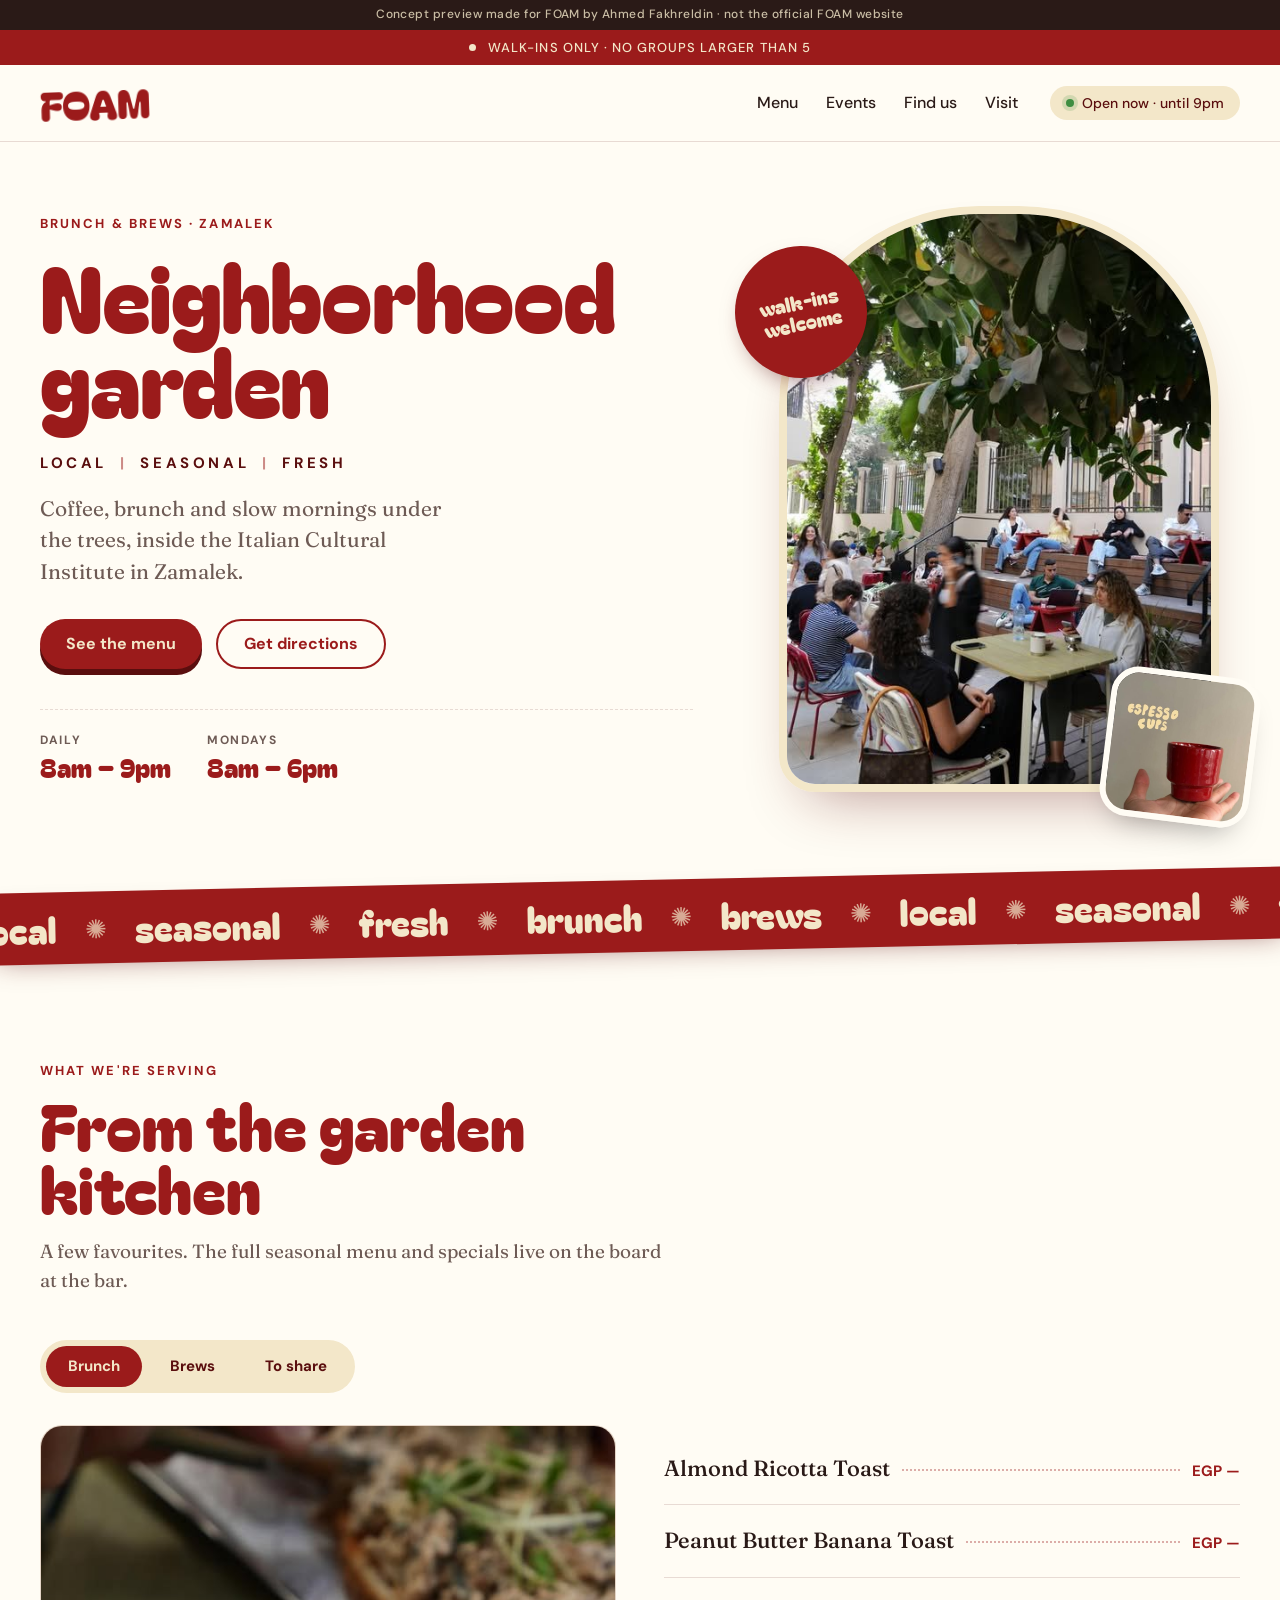
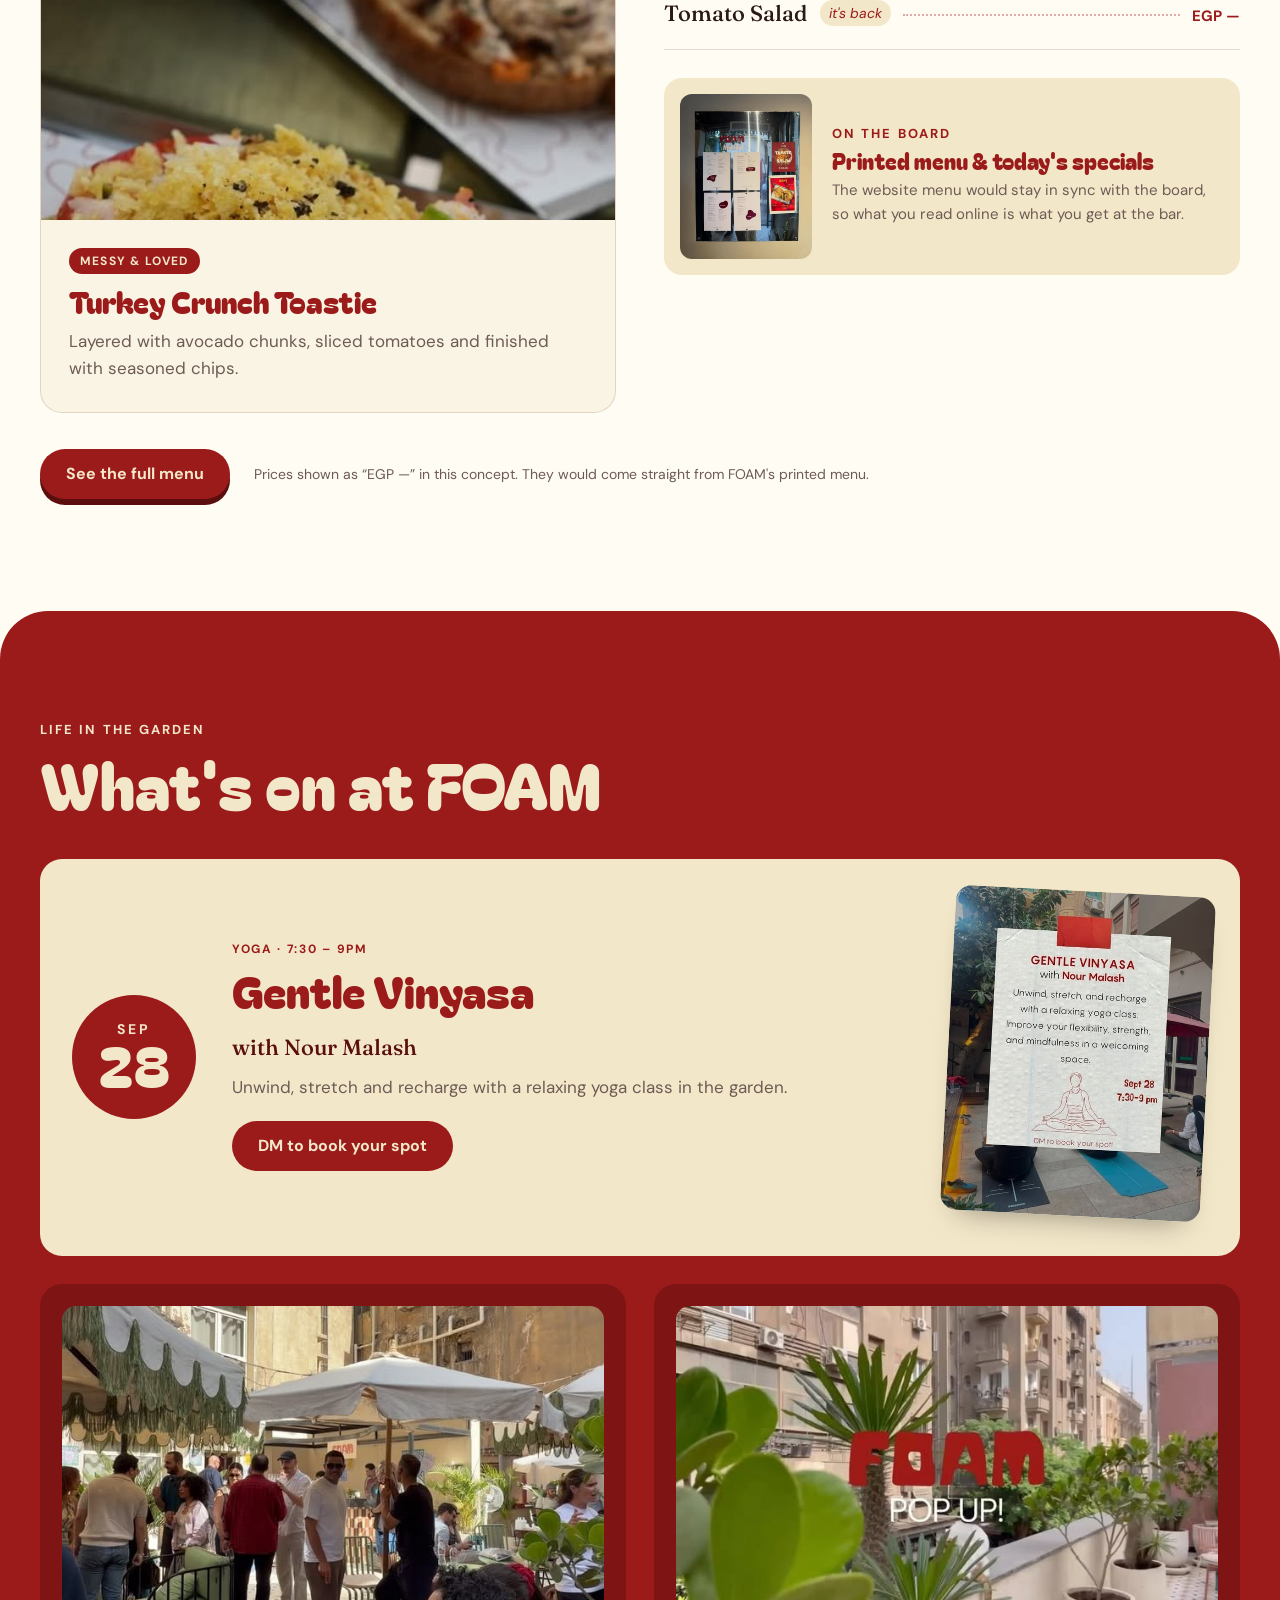
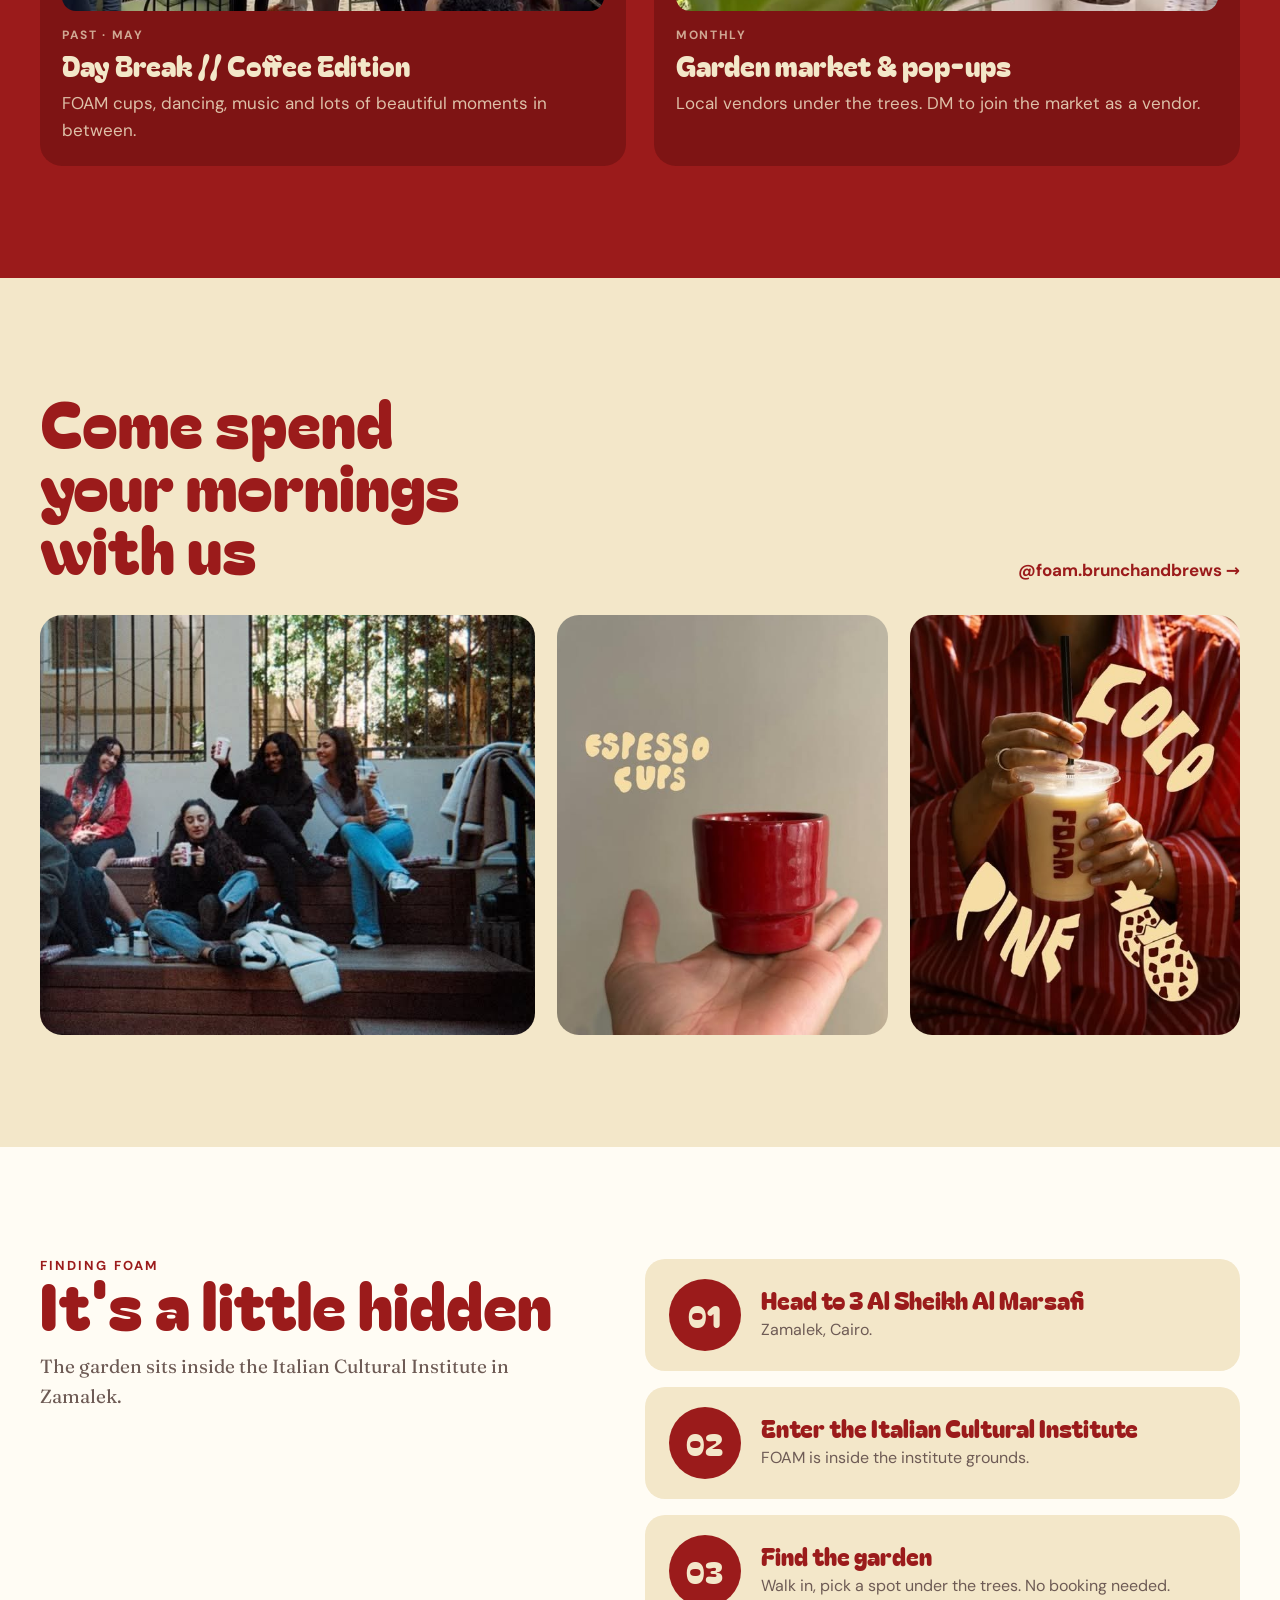
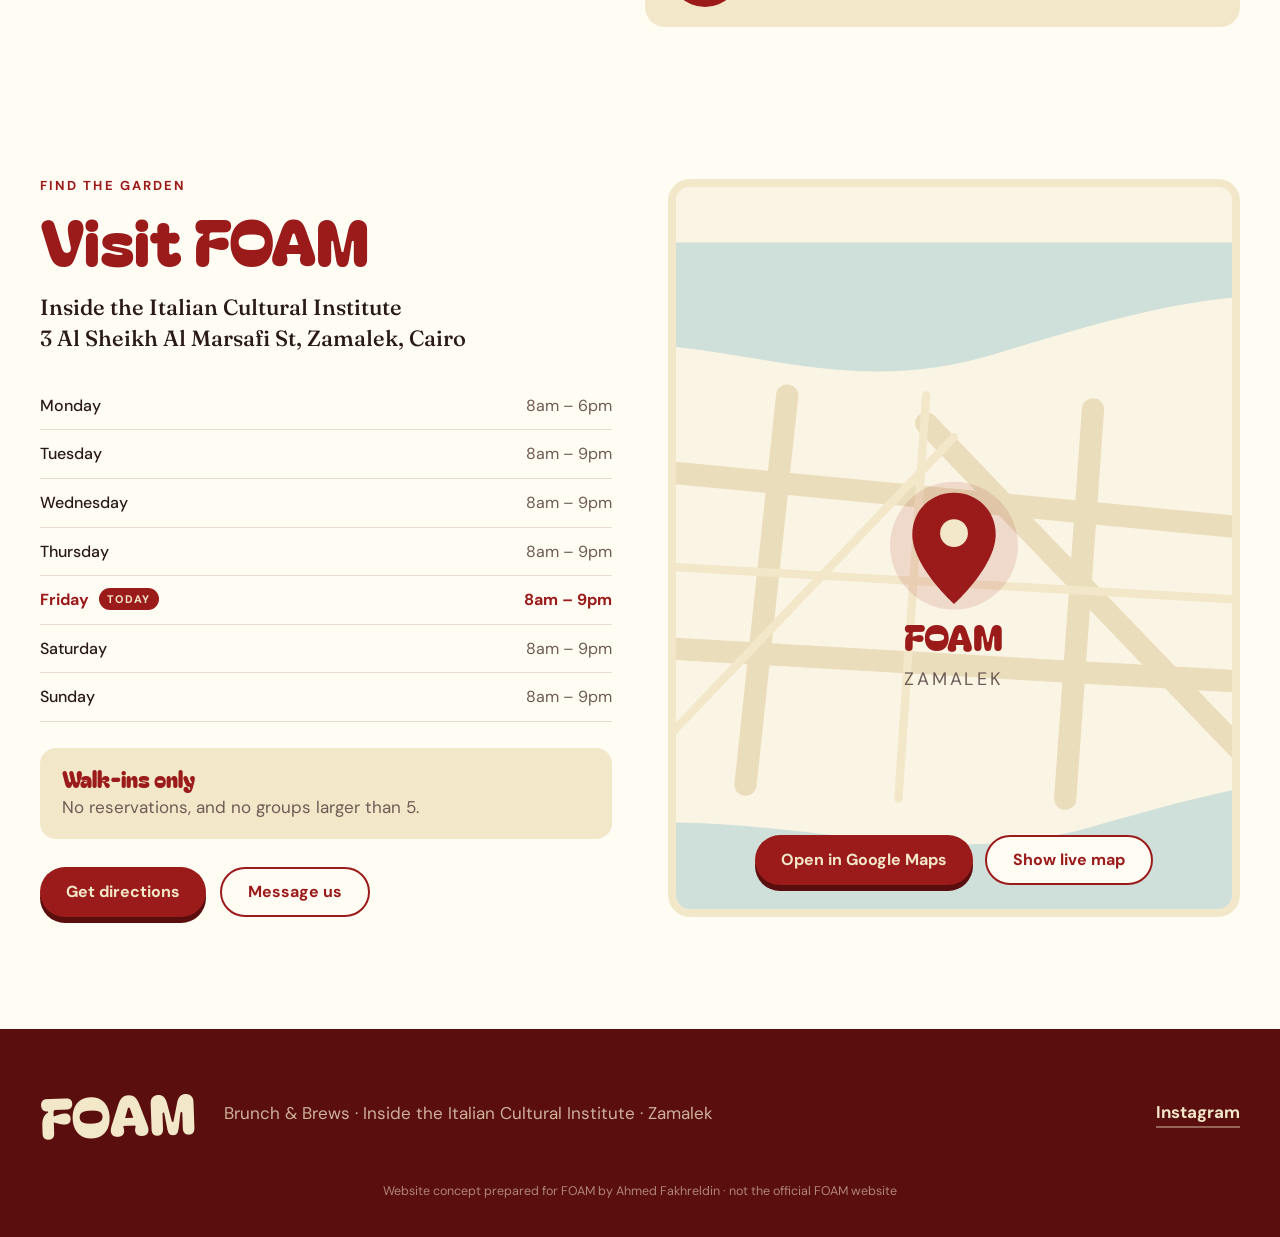
<file: index.html>
<!doctype html>
<html lang="en">
<head>
  <meta charset="utf-8">
  <meta name="viewport" content="width=device-width, initial-scale=1, viewport-fit=cover">
  <title>FOAM | Brunch &amp; Brews · Neighborhood garden in Zamalek</title>
  <meta name="description" content="A neighborhood garden café in Zamalek, Cairo. Local, seasonal, fresh. Open daily 8am–9pm, Mondays 8am–6pm. Walk-ins only.">
  <!-- Website concept prepared for FOAM. Not indexed until FOAM approves it. -->
  <meta name="robots" content="noindex, nofollow">
  <meta name="theme-color" content="#9B1B1B">
  <link rel="icon" href="assets/favicon.svg" type="image/svg+xml">
  <link rel="stylesheet" href="assets/fonts.css">
  <link rel="stylesheet" href="assets/styles.css">
</head>
<body>

  <div class="concept">Concept preview made for FOAM by Ahmed Fakhreldin · not the official FOAM website</div>

  <div class="notice">
    <p><span class="dot" aria-hidden="true"></span> Walk-ins only · no groups larger than 5</p>
  </div>

  <header class="site-header">
    <div class="wrap header-row">
      <a class="wordmark" href="#top" aria-label="FOAM home">FOAM</a>
      <nav class="nav" aria-label="Main">
        <a href="menu.html">Menu</a>
        <a href="#events">Events</a>
        <a href="#find">Find us</a>
        <a href="#visit">Visit</a>
      </nav>
      <a class="status-pill js-status" href="#visit">
        <span class="status-dot"></span><span class="js-status-text">Open daily 8am–9pm</span>
      </a>
    </div>
  </header>

  <main id="top">

    <!-- HERO -->
    <section class="hero">
      <div class="wrap hero-grid">
        <div class="hero-copy">
          <p class="eyebrow">Brunch &amp; Brews · Zamalek</p>
          <h1 class="display">Neighborhood<br>garden</h1>
          <p class="tagline">LOCAL <i>|</i> SEASONAL <i>|</i> FRESH</p>
          <p class="lede">Coffee, brunch and slow mornings under the trees, inside the Italian Cultural Institute in Zamalek.</p>
          <div class="cta-row">
            <a class="btn btn-red" href="#menu">See the menu</a>
            <a class="btn btn-ghost" href="https://maps.app.goo.gl/WtzBqY1xXqrT5HyR9" target="_blank" rel="noopener">Get directions</a>
          </div>
          <dl class="hero-hours">
            <div><dt>Daily</dt><dd>8am – 9pm</dd></div>
            <div><dt>Mondays</dt><dd>8am – 6pm</dd></div>
          </dl>
        </div>
        <div class="hero-media">
          <div class="blob-frame">
            <img src="assets/img/garden.jpg" alt="Guests at tables under the trees in FOAM's garden" width="480" height="640">
          </div>
          <div class="sticker sticker-cream" aria-hidden="true">walk-ins<br>welcome</div>
          <img class="hero-cup" src="assets/img/espresso-cups.jpg" alt="" width="512" height="640" aria-hidden="true">
        </div>
      </div>
    </section>

    <!-- MARQUEE -->
    <div class="marquee" aria-hidden="true">
      <div class="marquee-track">
        <span>local</span><b>✺</b><span>seasonal</span><b>✺</b><span>fresh</span><b>✺</b><span>brunch</span><b>✺</b><span>brews</span><b>✺</b>
        <span>local</span><b>✺</b><span>seasonal</span><b>✺</b><span>fresh</span><b>✺</b><span>brunch</span><b>✺</b><span>brews</span><b>✺</b>
      </div>
    </div>

    <!-- MENU -->
    <section class="section menu" id="menu">
      <div class="wrap">
        <div class="section-head">
          <p class="eyebrow">What we're serving</p>
          <h2 class="display-md">From the garden kitchen</h2>
          <p class="section-sub">A few favourites. The full seasonal menu and specials live on the board at the bar.</p>
        </div>

        <div class="tabs" role="tablist" aria-label="Menu categories">
          <button class="tab is-active" role="tab" aria-selected="true" data-tab="brunch">Brunch</button>
          <button class="tab" role="tab" aria-selected="false" data-tab="brews">Brews</button>
          <button class="tab" role="tab" aria-selected="false" data-tab="share">To share</button>
        </div>

        <div class="menu-panel is-active" data-panel="brunch" role="tabpanel">
          <article class="dish dish-feature">
            <img src="assets/img/turkey-crunch.jpg" alt="Turkey crunch toastie with avocado and seasoned chips" width="640" height="640" loading="lazy">
            <div class="dish-body">
              <span class="chip">Messy &amp; loved</span>
              <h3>Turkey Crunch Toastie</h3>
              <p>Layered with avocado chunks, sliced tomatoes and finished with seasoned chips.</p>
            </div>
          </article>
          <div class="menu-col">
          <ul class="dish-list">
            <li><h3>Almond Ricotta Toast</h3><span class="dots"></span><span class="price">EGP —</span></li>
            <li><h3>Peanut Butter Banana Toast</h3><span class="dots"></span><span class="price">EGP —</span></li>
            <li><h3>Tomato Salad <em class="tag">it's back</em></h3><span class="dots"></span><span class="price">EGP —</span></li>
          </ul>
          <aside class="board-card">
            <img src="assets/img/menu-board.jpg" alt="FOAM's printed menu and specials pinned on the board" width="500" height="640" loading="lazy">
            <div>
              <p class="eyebrow">On the board</p>
              <h3>Printed menu &amp; today's specials</h3>
              <p>The website menu would stay in sync with the board, so what you read online is what you get at the bar.</p>
            </div>
          </aside>
          </div>
        </div>

        <div class="menu-panel" data-panel="brews" role="tabpanel" hidden>
          <article class="dish dish-feature">
            <img src="assets/img/coco-pine.jpg" alt="Coco pine smoothie in a FOAM cup" width="519" height="640" loading="lazy">
            <div class="dish-body">
              <span class="chip">New</span>
              <h3>Coco Pine Smoothie</h3>
              <p>Light, creamy and perfect for the summer heat.</p>
            </div>
          </article>
          <ul class="dish-list">
            <li><h3>Matcha Coconut Latte <em class="tag">a morning favourite</em></h3><span class="dots"></span><span class="price">EGP —</span></li>
          </ul>
        </div>

        <div class="menu-panel" data-panel="share" role="tabpanel" hidden>
          <article class="dish dish-feature">
            <img src="assets/img/sharing.jpg" alt="Cookies and cake on steel plates on a red table" width="640" height="640" loading="lazy">
            <div class="dish-body">
              <span class="chip">Best across the table</span>
              <h3>A little bit of everything</h3>
              <p>Crisps, dips, something sweet, something fresh.</p>
            </div>
          </article>
          <ul class="dish-list">
            <li><h3>FOAM espresso cups <em class="tag">limited, in store</em></h3><span class="dots"></span><span class="price">EGP —</span></li>
          </ul>
        </div>

        <div class="menu-more"><a class="btn btn-red" href="menu.html">See the full menu</a><p class="fine">Prices shown as “EGP —” in this concept. They would come straight from FOAM's printed menu.</p></div>
      </div>
    </section>

    <!-- EVENTS -->
    <section class="section events" id="events">
      <div class="wrap">
        <div class="section-head on-red">
          <p class="eyebrow">Life in the garden</p>
          <h2 class="display-md">What's on at FOAM</h2>
        </div>

        <div class="events-grid">
          <article class="event-card event-next">
            <div class="event-date"><span class="m">Sep</span><span class="d">28</span></div>
            <div class="event-info">
              <p class="event-kind">Yoga · 7:30 – 9pm</p>
              <h3>Gentle Vinyasa<br><span>with Nour Malash</span></h3>
              <p>Unwind, stretch and recharge with a relaxing yoga class in the garden.</p>
              <a class="btn btn-cream" href="https://instagram.com/foam.brunchandbrews" target="_blank" rel="noopener">DM to book your spot</a>
            </div>
            <img src="assets/img/yoga-poster.jpg" alt="Gentle Vinyasa poster" width="512" height="640" loading="lazy">
          </article>

          <article class="event-card">
            <img src="assets/img/daybreak.jpg" alt="Crowd under the parasols at Day Break Coffee Edition" width="640" height="360" loading="lazy">
            <p class="event-kind">Past · May</p>
            <h3>Day Break // Coffee Edition</h3>
            <p>FOAM cups, dancing, music and lots of beautiful moments in between.</p>
          </article>

          <article class="event-card">
            <img src="assets/img/popup.jpg" alt="FOAM pop-up sign among plants" width="640" height="360" loading="lazy">
            <p class="event-kind">Monthly</p>
            <h3>Garden market &amp; pop-ups</h3>
            <p>Local vendors under the trees. DM to join the market as a vendor.</p>
          </article>
        </div>
      </div>
    </section>

    <!-- MOMENTS -->
    <section class="section moments">
      <div class="wrap">
        <div class="moments-head">
          <h2 class="display-md">Come spend your mornings with us</h2>
          <a class="link-arrow" href="https://instagram.com/foam.brunchandbrews" target="_blank" rel="noopener">@foam.brunchandbrews →</a>
        </div>
        <div class="moments-grid">
          <figure class="m1"><img src="assets/img/friends.jpg" alt="Friends with FOAM cups on the garden benches" width="640" height="480" loading="lazy"></figure>
          <figure class="m2"><img src="assets/img/espresso-cups.jpg" alt="A red FOAM espresso cup held in a palm" width="512" height="640" loading="lazy"></figure>
          <figure class="m3"><img src="assets/img/coco-pine.jpg" alt="Coco pine smoothie in a FOAM cup" width="519" height="640" loading="lazy"></figure>
        </div>
      </div>
    </section>

    <!-- FIND US -->
    <section class="section find" id="find">
      <div class="wrap find-grid">
        <div>
          <p class="eyebrow">Finding FOAM</p>
          <h2 class="display-md">It's a little hidden</h2>
          <p class="section-sub">The garden sits inside the Italian Cultural Institute in Zamalek.</p>
        </div>
        <ol class="find-steps">
          <li><span>01</span><div><h3>Head to 3 Al Sheikh Al Marsafi</h3><p>Zamalek, Cairo.</p></div></li>
          <li><span>02</span><div><h3>Enter the Italian Cultural Institute</h3><p>FOAM is inside the institute grounds.</p></div></li>
          <li><span>03</span><div><h3>Find the garden</h3><p>Walk in, pick a spot under the trees. No booking needed.</p></div></li>
        </ol>
      </div>
    </section>

    <!-- VISIT -->
    <section class="section visit" id="visit">
      <div class="wrap visit-grid">
        <div class="visit-copy">
          <p class="eyebrow">Find the garden</p>
          <h2 class="display-md">Visit FOAM</h2>
          <address>Inside the Italian Cultural Institute<br>3 Al Sheikh Al Marsafi St, Zamalek, Cairo</address>

          <table class="hours" aria-label="Opening hours">
            <tbody class="js-hours">
              <tr data-day="1"><th>Monday</th><td>8am – 6pm</td></tr>
              <tr data-day="2"><th>Tuesday</th><td>8am – 9pm</td></tr>
              <tr data-day="3"><th>Wednesday</th><td>8am – 9pm</td></tr>
              <tr data-day="4"><th>Thursday</th><td>8am – 9pm</td></tr>
              <tr data-day="5"><th>Friday</th><td>8am – 9pm</td></tr>
              <tr data-day="6"><th>Saturday</th><td>8am – 9pm</td></tr>
              <tr data-day="0"><th>Sunday</th><td>8am – 9pm</td></tr>
            </tbody>
          </table>

          <div class="policy">
            <strong>Walk-ins only</strong>
            <span>No reservations, and no groups larger than 5.</span>
          </div>

          <div class="cta-row">
            <a class="btn btn-red" href="https://maps.app.goo.gl/WtzBqY1xXqrT5HyR9" target="_blank" rel="noopener">Get directions</a>
            <a class="btn btn-ghost" href="https://instagram.com/foam.brunchandbrews" target="_blank" rel="noopener">Message us</a>
          </div>
        </div>
        <div class="map-card js-map">
          <svg class="map-art" viewBox="0 0 600 520" preserveAspectRatio="xMidYMid slice" aria-hidden="true">
            <rect width="600" height="520" fill="#FAF4E4"/>
            <path d="M-20 120 C 120 90, 200 160, 330 120 S 540 60, 640 100 L 640 40 L -20 40 Z" fill="#CFE0DA"/>
            <path d="M-20 470 C 150 430, 260 500, 400 460 S 560 420, 640 440 L 640 540 L -20 540 Z" fill="#CFE0DA"/>
            <g stroke="#EADDBB" stroke-width="16" stroke-linecap="round" fill="none">
              <path d="M40 200 L560 250"/><path d="M60 330 L580 360"/><path d="M180 150 L150 430"/><path d="M400 160 L380 440"/><path d="M280 170 L520 420"/>
            </g>
            <g stroke="#F3E7C9" stroke-width="6" stroke-linecap="round" fill="none">
              <path d="M40 270 L560 300"/><path d="M280 150 L260 440"/><path d="M90 400 L300 180"/>
            </g>
            <circle cx="300" cy="258" r="46" fill="#9B1B1B" opacity=".12"/>
            <path d="M300 220c-17 0-30 13-30 30 0 23 30 50 30 50s30-27 30-50c0-17-13-30-30-30z" fill="#9B1B1B"/>
            <circle cx="300" cy="249" r="10" fill="#F3E7C9"/>
            <text x="300" y="334" text-anchor="middle" font-family="Bagel Fat One, sans-serif" font-size="26" fill="#9B1B1B">FOAM</text>
            <text x="300" y="358" text-anchor="middle" font-family="DM Sans, sans-serif" font-size="13" letter-spacing="2" fill="#6E5B55">ZAMALEK</text>
          </svg>
          <div class="map-actions">
            <a class="btn btn-red" href="https://maps.app.goo.gl/WtzBqY1xXqrT5HyR9" target="_blank" rel="noopener">Open in Google Maps</a>
            <button class="btn btn-ghost js-live-map" type="button">Show live map</button>
          </div>
        </div>
      </div>
    </section>

  </main>

  <footer class="site-footer">
    <div class="wrap footer-row">
      <p class="wordmark wordmark-cream">FOAM</p>
      <p class="footer-line">Brunch &amp; Brews · Inside the Italian Cultural Institute · Zamalek</p>
      <a href="https://instagram.com/foam.brunchandbrews" target="_blank" rel="noopener">Instagram</a>
    </div>
    <p class="credit">Website concept prepared for FOAM by Ahmed Fakhreldin · not the official FOAM website</p>
  </footer>

  <nav class="dock" aria-label="Quick actions">
    <a href="menu.html">Menu</a>
    <a href="https://maps.app.goo.gl/WtzBqY1xXqrT5HyR9" target="_blank" rel="noopener">Directions</a>
    <a href="#events">Events</a>
  </nav>

  <script src="assets/app.js" defer></script>
</body>
</html>
</file>
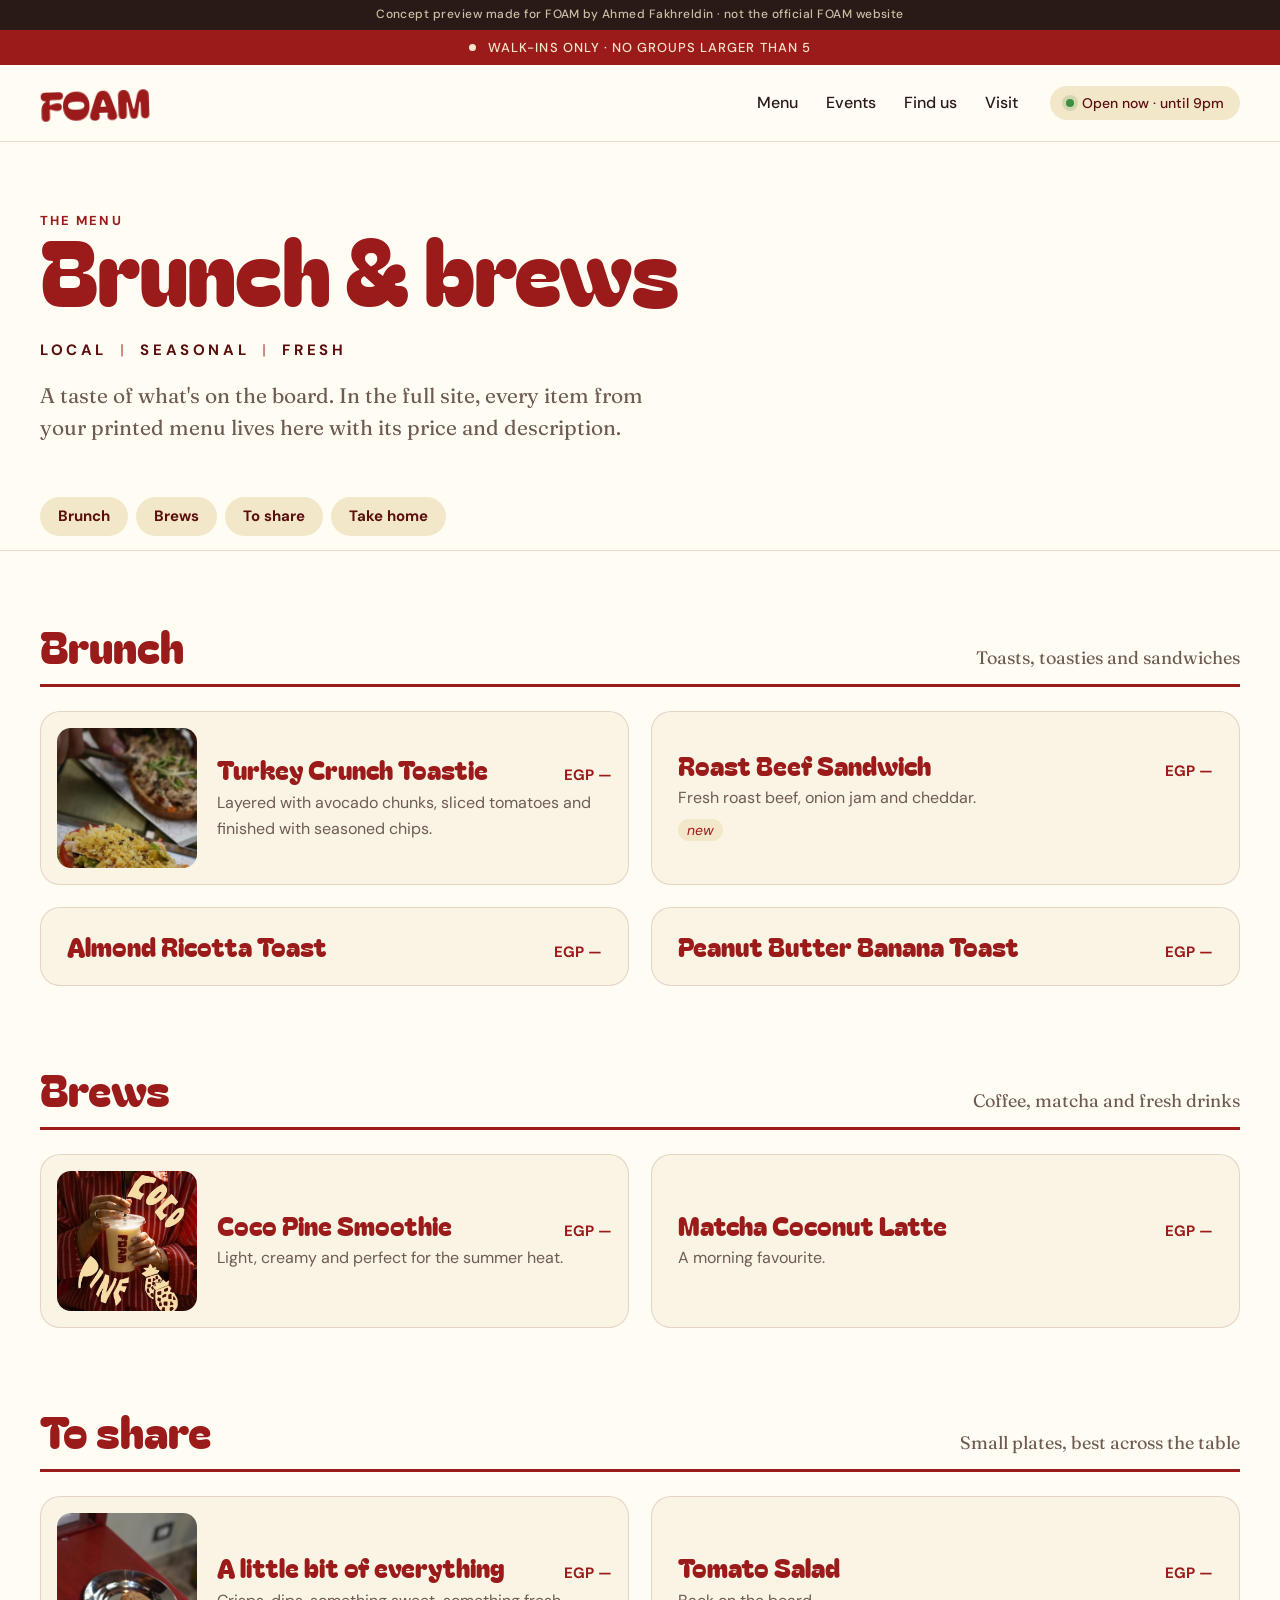
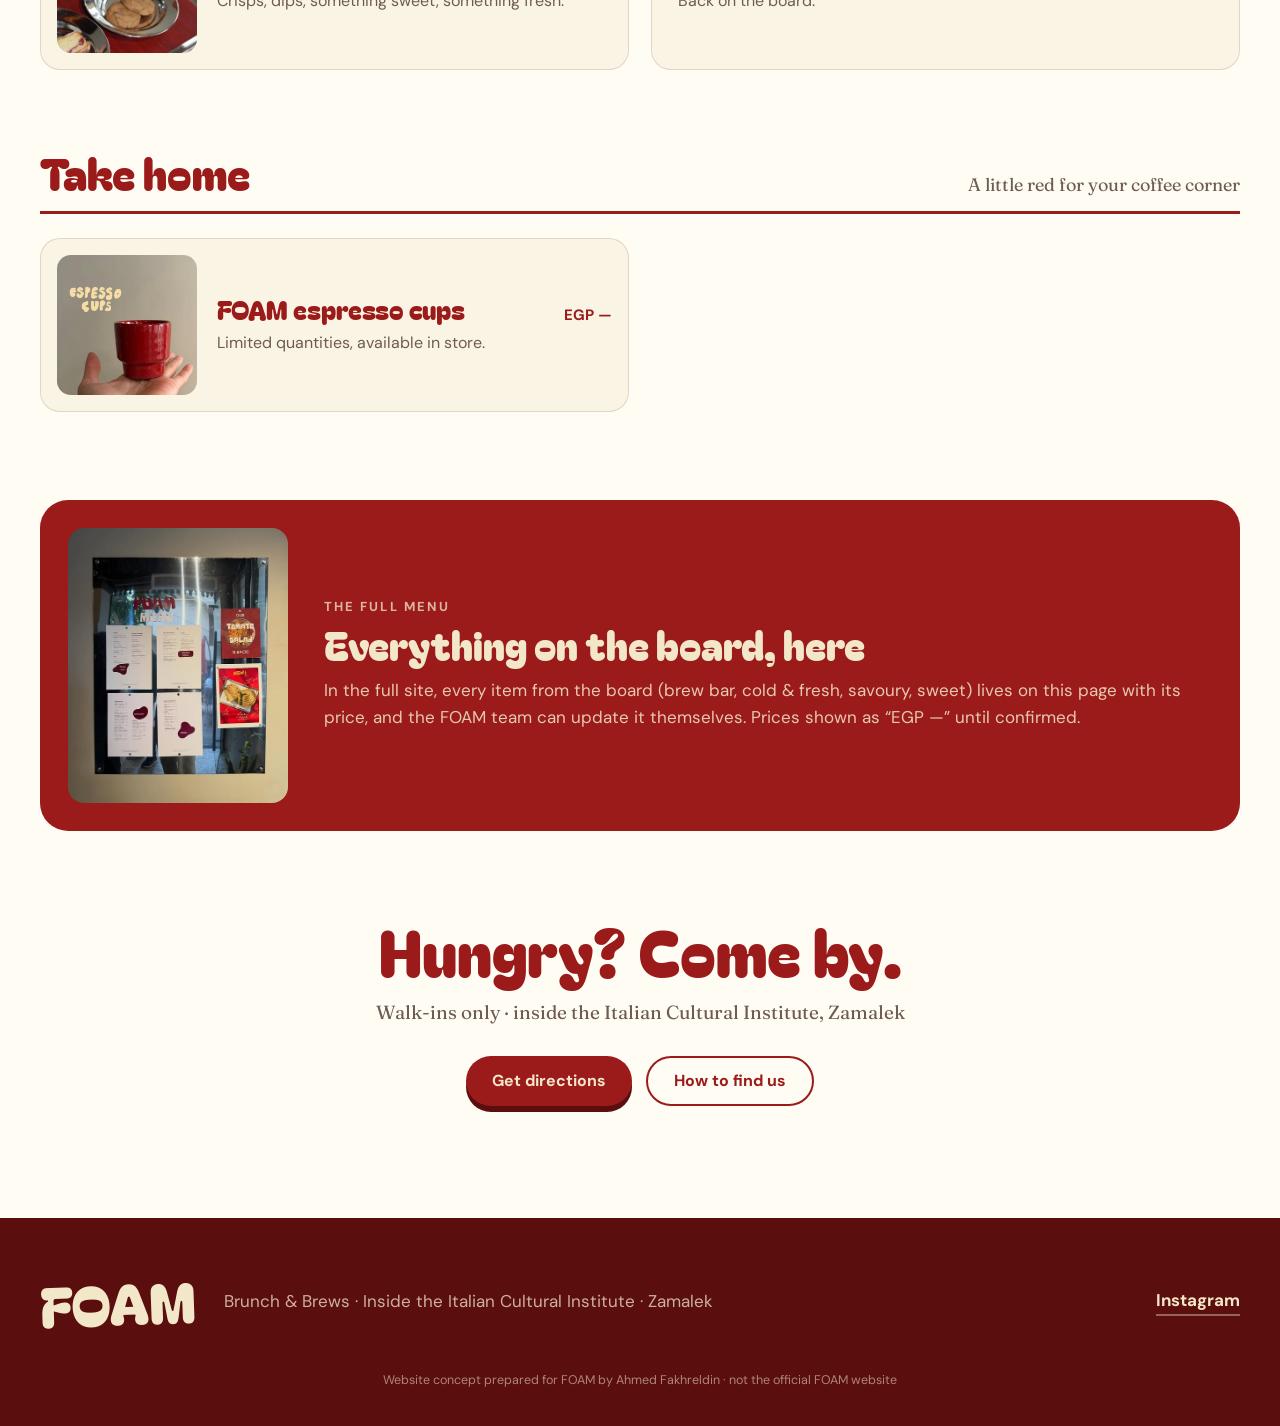
<file: menu.html>
<!doctype html>
<html lang="en">
<head>
  <meta charset="utf-8">
  <meta name="viewport" content="width=device-width, initial-scale=1, viewport-fit=cover">
  <title>Menu · FOAM | Brunch &amp; Brews</title>
  <meta name="description" content="The FOAM menu: brunch, brews and plates to share, from the neighborhood garden in Zamalek.">
  <!-- Website concept prepared for FOAM. Not indexed until FOAM approves it. -->
  <meta name="robots" content="noindex, nofollow">
  <meta name="theme-color" content="#9B1B1B">
  <link rel="icon" href="assets/favicon.svg" type="image/svg+xml">
  <link rel="stylesheet" href="assets/fonts.css">
  <link rel="stylesheet" href="assets/styles.css">
</head>
<body>

  <div class="concept">Concept preview made for FOAM by Ahmed Fakhreldin · not the official FOAM website</div>

  <div class="notice">
    <p><span class="dot" aria-hidden="true"></span> Walk-ins only · no groups larger than 5</p>
  </div>

  <header class="site-header">
    <div class="wrap header-row">
      <a class="wordmark" href="index.html" aria-label="FOAM home">FOAM</a>
      <nav class="nav" aria-label="Main">
        <a href="menu.html" aria-current="page">Menu</a>
        <a href="index.html#events">Events</a>
        <a href="index.html#find">Find us</a>
        <a href="index.html#visit">Visit</a>
      </nav>
      <a class="status-pill js-status" href="index.html#visit">
        <span class="status-dot"></span><span class="js-status-text">Open daily 8am–9pm</span>
      </a>
    </div>
  </header>

  <main>
    <section class="page-hero">
      <div class="wrap">
        <p class="eyebrow">The menu</p>
        <h1 class="display">Brunch &amp; brews</h1>
        <p class="tagline">LOCAL <i>|</i> SEASONAL <i>|</i> FRESH</p>
        <p class="lede">A taste of what's on the board. In the full site, every item from your printed menu lives here with its price and description.</p>
      </div>
    </section>

    <nav class="cat-nav" aria-label="Menu categories">
      <div class="wrap">
        <a href="#brunch">Brunch</a>
        <a href="#brews">Brews</a>
        <a href="#share">To share</a>
        <a href="#take-home">Take home</a>
      </div>
    </nav>

    <div class="wrap">
      <section class="menu-cat" id="brunch">
        <div class="menu-cat-head"><h2>Brunch</h2><p>Toasts, toasties and sandwiches</p></div>
        <div class="items">
          <article class="item">
            <img src="assets/img/turkey-crunch.jpg" alt="Turkey crunch toastie" width="640" height="640" loading="lazy">
            <div><h3>Turkey Crunch Toastie <span class="price">EGP —</span></h3><p>Layered with avocado chunks, sliced tomatoes and finished with seasoned chips.</p></div>
          </article>
          <article class="item no-photo">
            <div><h3>Roast Beef Sandwich <span class="price">EGP —</span></h3><p>Fresh roast beef, onion jam and cheddar.</p><span class="tag">new</span></div>
          </article>
          <article class="item no-photo">
            <div><h3>Almond Ricotta Toast <span class="price">EGP —</span></h3></div>
          </article>
          <article class="item no-photo">
            <div><h3>Peanut Butter Banana Toast <span class="price">EGP —</span></h3></div>
          </article>
        </div>
      </section>

      <section class="menu-cat" id="brews">
        <div class="menu-cat-head"><h2>Brews</h2><p>Coffee, matcha and fresh drinks</p></div>
        <div class="items">
          <article class="item">
            <img src="assets/img/coco-pine.jpg" alt="Coco pine smoothie" width="519" height="640" loading="lazy">
            <div><h3>Coco Pine Smoothie <span class="price">EGP —</span></h3><p>Light, creamy and perfect for the summer heat.</p></div>
          </article>
          <article class="item no-photo">
            <div><h3>Matcha Coconut Latte <span class="price">EGP —</span></h3><p>A morning favourite.</p></div>
          </article>
        </div>
      </section>

      <section class="menu-cat" id="share">
        <div class="menu-cat-head"><h2>To share</h2><p>Small plates, best across the table</p></div>
        <div class="items">
          <article class="item">
            <img src="assets/img/sharing.jpg" alt="Cookies and cake on steel plates" width="640" height="640" loading="lazy">
            <div><h3>A little bit of everything <span class="price">EGP —</span></h3><p>Crisps, dips, something sweet, something fresh.</p></div>
          </article>
          <article class="item no-photo">
            <div><h3>Tomato Salad <span class="price">EGP —</span></h3><p>Back on the board.</p></div>
          </article>
        </div>
      </section>

      <section class="menu-cat" id="take-home">
        <div class="menu-cat-head"><h2>Take home</h2><p>A little red for your coffee corner</p></div>
        <div class="items">
          <article class="item">
            <img src="assets/img/espresso-cups.jpg" alt="Red FOAM espresso cup" width="512" height="640" loading="lazy">
            <div><h3>FOAM espresso cups <span class="price">EGP —</span></h3><p>Limited quantities, available in store.</p></div>
          </article>
        </div>
      </section>

      <aside class="board-note">
        <img src="assets/img/menu-board.jpg" alt="FOAM's printed menu and specials on the board" width="500" height="640" loading="lazy">
        <div>
          <p class="eyebrow">The full menu</p>
          <h2>Everything on the board, here</h2>
          <p>In the full site, every item from the board (brew bar, cold &amp; fresh, savoury, sweet) lives on this page with its price, and the FOAM team can update it themselves. Prices shown as “EGP —” until confirmed.</p>
        </div>
      </aside>
    </div>

    <section class="section" style="padding-top:88px">
      <div class="wrap" style="text-align:center">
        <h2 class="display-md">Hungry? Come by.</h2>
        <p class="section-sub" style="margin:16px auto 28px">Walk-ins only · inside the Italian Cultural Institute, Zamalek</p>
        <div class="cta-row" style="justify-content:center">
          <a class="btn btn-red" href="https://maps.app.goo.gl/WtzBqY1xXqrT5HyR9" target="_blank" rel="noopener">Get directions</a>
          <a class="btn btn-ghost" href="index.html#find">How to find us</a>
        </div>
      </div>
    </section>
  </main>

  <footer class="site-footer">
    <div class="wrap footer-row">
      <p class="wordmark wordmark-cream">FOAM</p>
      <p class="footer-line">Brunch &amp; Brews · Inside the Italian Cultural Institute · Zamalek</p>
      <a href="https://instagram.com/foam.brunchandbrews" target="_blank" rel="noopener">Instagram</a>
    </div>
    <p class="credit">Website concept prepared for FOAM by Ahmed Fakhreldin · not the official FOAM website</p>
  </footer>

  <nav class="dock" aria-label="Quick actions">
    <a href="index.html">Home</a>
    <a href="https://maps.app.goo.gl/WtzBqY1xXqrT5HyR9" target="_blank" rel="noopener">Directions</a>
    <a href="index.html#events">Events</a>
  </nav>

  <script src="assets/app.js" defer></script>
</body>
</html>
</file>
<file: assets/fonts.css>
@font-face{font-family:'Bagel Fat One';src:url(fonts/BagelFatOne.woff2) format('woff2');font-weight:400;font-display:swap}
@font-face{font-family:'DM Sans';src:url(fonts/DMSans.woff2) format('woff2');font-weight:100 1000;font-style:normal;font-display:swap}
@font-face{font-family:'DM Sans';src:url(fonts/DMSans-Italic.woff2) format('woff2');font-weight:100 1000;font-style:italic;font-display:swap}
@font-face{font-family:'Fraunces';src:url(fonts/Fraunces.woff2) format('woff2');font-weight:100 900;font-display:swap}
</file>
<file: assets/styles.css>
/* FOAM | Brunch & Brews: website concept */
:root{
  --red:#9B1B1B;
  --red-deep:#7E1414;
  --red-ink:#5A0E0E;
  --cream:#F3E7C9;
  --cream-2:#FAF4E4;
  --paper:#FFFCF4;
  --leaf:#3F5A2E;
  --ink:#2A1A17;
  --muted:#6E5B55;
  --line:rgba(90,14,14,.14);
  --radius:22px;
  --display:'Bagel Fat One', 'Cooper Black', system-ui, sans-serif;
  --serif:'Fraunces', Georgia, serif;
  --sans:'DM Sans', system-ui, -apple-system, 'Segoe UI', sans-serif;
  --wrap:1200px;
}
*{box-sizing:border-box}
html{scroll-behavior:smooth;-webkit-text-size-adjust:100%}
html,body{overflow-x:clip}
body{margin:0;background:var(--paper);color:var(--ink);font:400 17px/1.6 var(--sans);-webkit-font-smoothing:antialiased}
img{display:block;max-width:100%;height:auto}
a{color:inherit}
h1,h2,h3{margin:0;font-weight:400}
p{margin:0}
.wrap{width:min(100% - 48px, var(--wrap));margin-inline:auto}

/* Concept ribbon */
.concept{background:var(--ink);color:rgba(243,231,201,.8);text-align:center;font:500 12px/1.3 var(--sans);letter-spacing:.04em;padding:7px 16px}

/* Notice bar */
.notice{background:var(--red);color:var(--cream);text-align:center;font:500 13px/1 var(--sans);letter-spacing:.08em;text-transform:uppercase;padding:11px 16px}
.notice .dot{display:inline-block;width:7px;height:7px;border-radius:50%;background:var(--cream);margin-right:8px;vertical-align:1px}

/* Header */
.site-header{position:sticky;top:0;z-index:20;background:rgba(255,252,244,.9);backdrop-filter:saturate(1.4) blur(10px);-webkit-backdrop-filter:saturate(1.4) blur(10px);border-bottom:1px solid var(--line)}
.header-row{display:flex;align-items:center;gap:32px;height:76px}
.wordmark{font:400 40px/1 var(--display);color:var(--red);text-decoration:none;letter-spacing:.01em;transform:rotate(-2deg);display:inline-block}
.nav{display:flex;gap:28px;margin-left:auto}
.nav a{text-decoration:none;font-weight:500;font-size:16px;position:relative;padding:4px 0}
.nav a::after{content:"";position:absolute;left:0;right:100%;bottom:-2px;height:2px;background:var(--red);border-radius:2px;transition:right .25s ease}
.nav a:hover::after{right:0}
.status-pill{display:inline-flex;align-items:center;gap:8px;text-decoration:none;font:500 14px/1 var(--sans);padding:10px 16px;border-radius:999px;background:var(--cream);color:var(--red-ink);white-space:nowrap}
.status-dot{width:8px;height:8px;border-radius:50%;background:#9a8f7a}
.status-pill.is-open .status-dot{background:#3E8E41;box-shadow:0 0 0 4px rgba(62,142,65,.18)}
.status-pill.is-closed .status-dot{background:var(--red)}

/* Buttons */
.btn{display:inline-flex;align-items:center;justify-content:center;gap:8px;min-height:50px;padding:0 26px;border-radius:999px;font:700 16px/1 var(--sans);text-decoration:none;transition:transform .15s ease, box-shadow .15s ease, background .15s ease}
.btn:hover{transform:translateY(-2px)}
.btn-red{background:var(--red);color:var(--cream);box-shadow:0 6px 0 var(--red-ink)}
.btn-red:hover{box-shadow:0 8px 0 var(--red-ink)}
.btn-ghost{border:2px solid var(--red);color:var(--red)}
.btn-cream{background:var(--cream);color:var(--red)}
.cta-row{display:flex;flex-wrap:wrap;gap:14px}

/* Type helpers */
.eyebrow{font:700 13px/1 var(--sans);letter-spacing:.16em;text-transform:uppercase;color:var(--red)}
.display{font:400 clamp(56px,7.2vw,104px)/.92 var(--display);color:var(--red);letter-spacing:-.01em}
.display-md{font:400 clamp(40px,5vw,64px)/.98 var(--display);color:var(--red)}

/* Hero */
.hero{padding:64px 0 88px;overflow:hidden}
.hero-grid{display:grid;grid-template-columns:1.15fr .85fr;gap:64px;align-items:center}
.hero-copy{min-width:0}
.hero-copy .eyebrow{margin-bottom:22px}
.tagline{margin-top:34px;font:700 15px/1 var(--sans);letter-spacing:.24em;color:var(--red-ink)}
.tagline i{font-style:normal;color:var(--red);opacity:.5;margin:0 .35em}
.lede{margin:22px 0 32px;font:400 21px/1.5 var(--serif);color:var(--muted);max-width:30ch}
.hero-hours{display:flex;gap:36px;margin:40px 0 0;padding-top:24px;border-top:1px dashed var(--line)}
.hero-hours dt{font:700 12px/1 var(--sans);letter-spacing:.14em;text-transform:uppercase;color:var(--muted);margin-bottom:8px}
.hero-hours dd{margin:0;font:400 26px/1 var(--display);color:var(--red)}
.hero-media{position:relative;justify-self:center;width:min(100%,440px)}
.blob-frame{border-radius:200px 200px 36px 36px;overflow:hidden;aspect-ratio:3/4;box-shadow:0 30px 60px -30px rgba(90,14,14,.45);border:8px solid var(--cream)}
.blob-frame img{width:100%;height:100%;object-fit:cover}
.sticker{position:absolute;display:grid;place-items:center;text-align:center;border-radius:50%;font:400 20px/1.05 var(--display)}
.sticker-cream{width:132px;height:132px;left:-44px;top:40px;background:var(--red);color:var(--cream);transform:rotate(-12deg);box-shadow:0 10px 24px -10px rgba(90,14,14,.6)}
.hero-cup{position:absolute;right:-36px;bottom:-30px;width:150px;aspect-ratio:1;object-fit:cover;border-radius:28px;border:6px solid var(--paper);transform:rotate(7deg);box-shadow:0 18px 30px -16px rgba(0,0,0,.35)}

/* Marquee */
.marquee{background:var(--red);color:var(--cream);overflow:hidden;padding:18px 0;transform:rotate(-1.2deg);margin:0 -20px;box-shadow:0 10px 30px -18px rgba(90,14,14,.7)}
.marquee-track{display:flex;gap:28px;width:max-content;animation:marquee 32s linear infinite;font:400 36px/1 var(--display);white-space:nowrap}
.marquee b{font-weight:400;opacity:.7;font-size:26px;align-self:center}
@keyframes marquee{to{transform:translateX(-50%)}}

/* Sections */
.section{padding:112px 0}
.section-head{max-width:640px;margin-bottom:44px}
.section-head .eyebrow{margin-bottom:16px}
.section-sub{margin-top:18px;color:var(--muted);font:400 19px/1.55 var(--serif)}

/* Menu */
.tabs{display:inline-flex;gap:6px;padding:6px;background:var(--cream);border-radius:999px;margin-bottom:32px}
.tab{appearance:none;border:0;background:transparent;font:700 15px/1 var(--sans);color:var(--red-ink);padding:13px 22px;border-radius:999px;cursor:pointer}
.tab.is-active{background:var(--red);color:var(--cream)}
.menu-panel{display:grid;grid-template-columns:1fr 1fr;gap:48px;align-items:start}
.dish-feature img{aspect-ratio:16/11!important}
.board-card{display:grid;grid-template-columns:132px 1fr;gap:20px;align-items:center;margin-top:28px;background:var(--cream);border-radius:18px;padding:16px}
.board-card img{border-radius:12px;aspect-ratio:4/5;object-fit:cover;width:132px}
.board-card h3{font:400 22px/1.1 var(--display);color:var(--red);margin:8px 0 6px}
.board-card p:last-child{font-size:15px;color:var(--muted)}
.menu-panel[hidden]{display:none}
.dish-feature{background:var(--cream-2);border-radius:var(--radius);overflow:hidden;border:1px solid var(--line)}
.dish-feature img{width:100%;aspect-ratio:4/3;object-fit:cover}
.dish-body{padding:26px 28px 30px}
.dish-body h3{font:400 30px/1.05 var(--display);color:var(--red);margin:12px 0 10px}
.dish-body p{color:var(--muted)}
.chip{display:inline-block;font:700 12px/1 var(--sans);letter-spacing:.1em;text-transform:uppercase;background:var(--red);color:var(--cream);padding:7px 11px;border-radius:999px}
.dish-list{list-style:none;margin:0;padding:8px 0 0}
.dish-list li{display:flex;align-items:baseline;gap:12px;padding:22px 0;border-bottom:1px solid var(--line)}
.dish-list h3{font:500 22px/1.25 var(--serif);color:var(--ink)}
.dish-list .dots{flex:1;border-bottom:2px dotted rgba(155,27,27,.35);transform:translateY(-5px)}
.dish-list .price{font:700 15px/1 var(--sans);color:var(--red)}
.tag{font:italic 400 14px/1 var(--sans);color:var(--red);background:var(--cream);padding:4px 9px;border-radius:999px;margin-left:8px;vertical-align:3px}
.fine{margin-top:28px;font-size:14px;color:var(--muted)}

/* Events */
.events{background:var(--red);color:var(--cream);border-radius:48px 48px 0 0;position:relative}
.on-red .eyebrow,.on-red .display-md{color:var(--cream)}
.events-grid{display:grid;grid-template-columns:repeat(2,1fr);gap:28px}
.event-card{background:var(--red-deep);border-radius:var(--radius);padding:22px;display:flex;flex-direction:column;gap:10px}
.event-card>img{border-radius:14px;aspect-ratio:16/9;object-fit:cover;width:100%;margin-bottom:8px}
.event-card h3{font:400 28px/1.05 var(--display);color:var(--cream)}
.event-card p{color:rgba(243,231,201,.82)}
.event-kind{font:700 12px/1 var(--sans);letter-spacing:.14em;text-transform:uppercase;color:var(--cream)!important;opacity:.7}
.event-next{grid-column:1/-1;display:grid;grid-template-columns:auto 1fr 260px;gap:36px;align-items:center;background:var(--cream);color:var(--red-ink);padding:32px}
.event-next h3{color:var(--red);font-size:44px}
.event-next h3 span{font:500 22px/1.3 var(--serif);color:var(--red-ink)}
.event-next p{color:var(--muted)}
.event-next .event-kind{color:var(--red)!important;opacity:1}
.event-next .event-info{display:flex;flex-direction:column;gap:12px;align-items:flex-start}
.event-next .btn-cream{background:var(--red);color:var(--cream);margin-top:8px}
.event-next>img{border-radius:16px;aspect-ratio:4/5;object-fit:cover;transform:rotate(3deg);box-shadow:0 18px 30px -18px rgba(0,0,0,.4)}
.event-date{width:124px;height:124px;border-radius:50%;background:var(--red);color:var(--cream);display:grid;place-content:center;text-align:center}
.event-date .m{font:700 14px/1 var(--sans);letter-spacing:.2em;text-transform:uppercase}
.event-date .d{font:400 56px/1 var(--display)}

/* Moments */
.moments{background:var(--cream)}
.moments-head{display:flex;align-items:flex-end;justify-content:space-between;gap:24px;margin-bottom:36px}
.moments-head .display-md{max-width:12ch}
.moments-grid{display:grid;grid-template-columns:1.5fr 1fr 1fr;gap:22px}
.moments figure{margin:0;border-radius:var(--radius);overflow:hidden;height:420px}
.moments img{width:100%;height:100%;object-fit:cover}
.link-arrow{display:inline-block;font:700 17px/1 var(--sans);color:var(--red);text-decoration:none;white-space:nowrap}

/* Visit */
.visit-grid{display:grid;grid-template-columns:1fr 1fr;gap:56px;align-items:stretch}
.visit-copy .eyebrow{margin-bottom:16px}
address{font:500 22px/1.4 var(--serif);font-style:normal;margin:22px 0 28px}
.hours{width:100%;border-collapse:collapse;margin-bottom:26px}
.hours th,.hours td{padding:11px 0;border-bottom:1px solid var(--line);text-align:left;font-size:16px}
.hours th{font-weight:500}
.hours td{text-align:right;color:var(--muted)}
.hours tr.is-today th,.hours tr.is-today td{color:var(--red);font-weight:700}
.hours tr.is-today th::after{content:"Today";margin-left:10px;font:700 11px/1 var(--sans);letter-spacing:.12em;text-transform:uppercase;background:var(--red);color:var(--cream);padding:4px 8px;border-radius:999px;vertical-align:2px}
.policy{display:flex;flex-direction:column;gap:4px;background:var(--cream);border-radius:16px;padding:18px 22px;margin-bottom:28px}
.policy strong{font:400 22px/1.1 var(--display);color:var(--red)}
.policy span{color:var(--muted)}
.map-card{position:relative;border-radius:var(--radius);overflow:hidden;border:8px solid var(--cream);min-height:460px;background:var(--cream-2)}
.map-art{position:absolute;inset:0;width:100%;height:100%}
.map-actions{position:absolute;left:0;right:0;bottom:24px;display:flex;justify-content:center;gap:12px;flex-wrap:wrap;padding:0 16px}
.map-actions .btn-ghost{background:var(--paper)}
.map-card iframe{position:absolute;inset:0;width:100%;height:100%;border:0;display:block}

/* Footer */
.site-footer{background:var(--red-ink);color:var(--cream);padding:56px 0 36px}
.footer-row{display:flex;align-items:center;gap:28px;flex-wrap:wrap}
.wordmark-cream{color:var(--cream);font-size:56px}
.footer-line{opacity:.75}
.footer-row a{margin-left:auto;font-weight:700;text-decoration:none;border-bottom:2px solid rgba(243,231,201,.4)}
.credit{text-align:center;font-size:12.5px;opacity:.55;margin-top:40px;padding:0 16px}

/* Mobile dock */
.dock{display:none}

@media (max-width:960px){
  .hero-grid,.menu-panel,.visit-grid{grid-template-columns:1fr}
  .hero{padding:36px 0 72px}
  .hero-media{order:-1;width:min(84%,380px)}
  .event-next{grid-template-columns:1fr;text-align:left}
  .event-next>img{display:none}
  .moments-grid{grid-template-columns:1fr 1fr}
  .m1{grid-column:1/-1}
  .moments figure{height:300px}
  .moments-head{flex-direction:column;align-items:flex-start}
}
@media (max-width:640px){
  body{font-size:16px;padding-bottom:84px}
  .notice{font-size:11px;letter-spacing:.04em;padding:10px 12px}
  .concept{font-size:11px}
  .wrap{width:calc(100% - 32px)}
  .header-row{height:64px;gap:12px}
  .wordmark{font-size:34px}
  .nav{display:none}
  .status-pill{margin-left:auto;font-size:13px;padding:9px 13px}
  .sticker-cream{width:104px;height:104px;font-size:16px;left:-18px;top:18px}
  .hero-cup{width:110px;right:-14px;bottom:-22px}
  .hero-hours{gap:28px}
  .display{font-size:13vw}
  .lede{font-size:19px}
  .map-art{height:78%}
  .section{padding:80px 0}
  .events{border-radius:32px 32px 0 0}
  .events-grid{grid-template-columns:1fr}
  .event-next{padding:24px}
  .event-next h3{font-size:36px}
  .event-date{width:96px;height:96px}
  .event-date .d{font-size:44px}
  .tabs{display:flex;width:100%}
  .tab{flex:1;padding:12px 8px}
  .dish-list h3{font-size:19px}
  .map-card{min-height:340px}
  .board-card{grid-template-columns:96px 1fr}
  .board-card img{width:96px}
  .moments figure{height:220px}
  .marquee-track{font-size:28px}
  .footer-row a{margin-left:0}
  .dock{display:flex;position:fixed;left:12px;right:12px;bottom:12px;z-index:30;background:var(--red);border-radius:999px;padding:6px;box-shadow:0 14px 30px -12px rgba(90,14,14,.6)}
  .dock a{flex:1;text-align:center;color:var(--cream);text-decoration:none;font:700 14px/1 var(--sans);padding:16px 6px;border-radius:999px}
  .dock a:first-child{background:var(--cream);color:var(--red)}
}
@media (prefers-reduced-motion:reduce){.marquee-track{animation:none}html{scroll-behavior:auto}}

/* Find us */
.find{background:var(--paper);padding-bottom:40px}
.find-grid{display:grid;grid-template-columns:1fr 1.1fr;gap:64px;align-items:start}
.find-steps{list-style:none;margin:0;padding:0;display:flex;flex-direction:column;gap:16px}
.find-steps li{display:grid;grid-template-columns:72px 1fr;gap:20px;align-items:center;background:var(--cream);border-radius:20px;padding:20px 24px}
.find-steps span{width:72px;height:72px;border-radius:50%;background:var(--red);color:var(--cream);display:grid;place-content:center;font:400 30px/1 var(--display)}
.find-steps h3{font:400 24px/1.1 var(--display);color:var(--red);margin-bottom:4px}
.find-steps p{color:var(--muted);font-size:16px}
.menu-more{display:flex;align-items:center;gap:24px;flex-wrap:wrap;margin-top:36px}
.menu-more .fine{margin:0}

/* Menu page */
.page-hero{padding:72px 0 40px}
.page-hero .display{font-size:clamp(56px,7vw,96px)}
.page-hero .lede{max-width:44ch;margin-bottom:0}
.cat-nav{position:sticky;top:76px;z-index:10;background:rgba(255,252,244,.94);backdrop-filter:blur(8px);-webkit-backdrop-filter:blur(8px);border-bottom:1px solid var(--line)}
.cat-nav .wrap{display:flex;gap:8px;overflow-x:auto;padding:14px 0;scrollbar-width:none}
.cat-nav a{flex:none;text-decoration:none;font:700 15px/1 var(--sans);color:var(--red-ink);background:var(--cream);padding:12px 18px;border-radius:999px}
.cat-nav a:hover{background:var(--red);color:var(--cream)}
.menu-cat{padding:72px 0 8px;scroll-margin-top:150px}
.menu-cat-head{display:flex;align-items:baseline;justify-content:space-between;gap:20px;margin-bottom:24px;border-bottom:3px solid var(--red);padding-bottom:14px}
.menu-cat-head h2{font:400 44px/1 var(--display);color:var(--red)}
.menu-cat-head p{color:var(--muted);font:400 18px/1.4 var(--serif)}
.items{display:grid;grid-template-columns:1fr 1fr;gap:22px}
.item{display:grid;grid-template-columns:140px 1fr;gap:20px;background:var(--cream-2);border:1px solid var(--line);border-radius:20px;padding:16px;align-items:center}
.item.no-photo{grid-template-columns:1fr;padding:24px 26px}
.item img{width:140px;height:140px;object-fit:cover;border-radius:14px}
.item h3{font:400 26px/1.1 var(--display);color:var(--red);display:flex;justify-content:space-between;gap:12px;align-items:baseline}
.item h3 .price{font:700 15px/1 var(--sans);color:var(--red);white-space:nowrap}
.item p{color:var(--muted);margin-top:6px;font-size:16px}
.item .tag{margin:8px 0 0;display:inline-block}
.board-note{margin:80px 0 0;display:grid;grid-template-columns:220px 1fr;gap:36px;align-items:center;background:var(--red);color:var(--cream);border-radius:28px;padding:28px}
.board-note img{width:220px;border-radius:16px;aspect-ratio:4/5;object-fit:cover}
.board-note h2{font:400 40px/1.05 var(--display);color:var(--cream);margin:10px 0 12px}
.board-note .eyebrow{color:var(--cream);opacity:.75}
.board-note p{color:rgba(243,231,201,.85)}
@media (max-width:960px){.find-grid{grid-template-columns:1fr;gap:32px}.items{grid-template-columns:1fr}}
@media (max-width:640px){
  .item{grid-template-columns:96px 1fr;gap:14px}
  .item img{width:96px;height:96px}
  .item h3{font-size:22px;flex-direction:column;gap:6px}
  .menu-cat-head{flex-direction:column;gap:6px}
  .menu-cat-head h2{font-size:36px}
  .board-note{grid-template-columns:1fr}
  .board-note img{width:100%;aspect-ratio:4/3}
  .cat-nav{top:64px}
  .find-steps li{grid-template-columns:56px 1fr}
  .find-steps span{width:56px;height:56px;font-size:24px}
}
</file>
